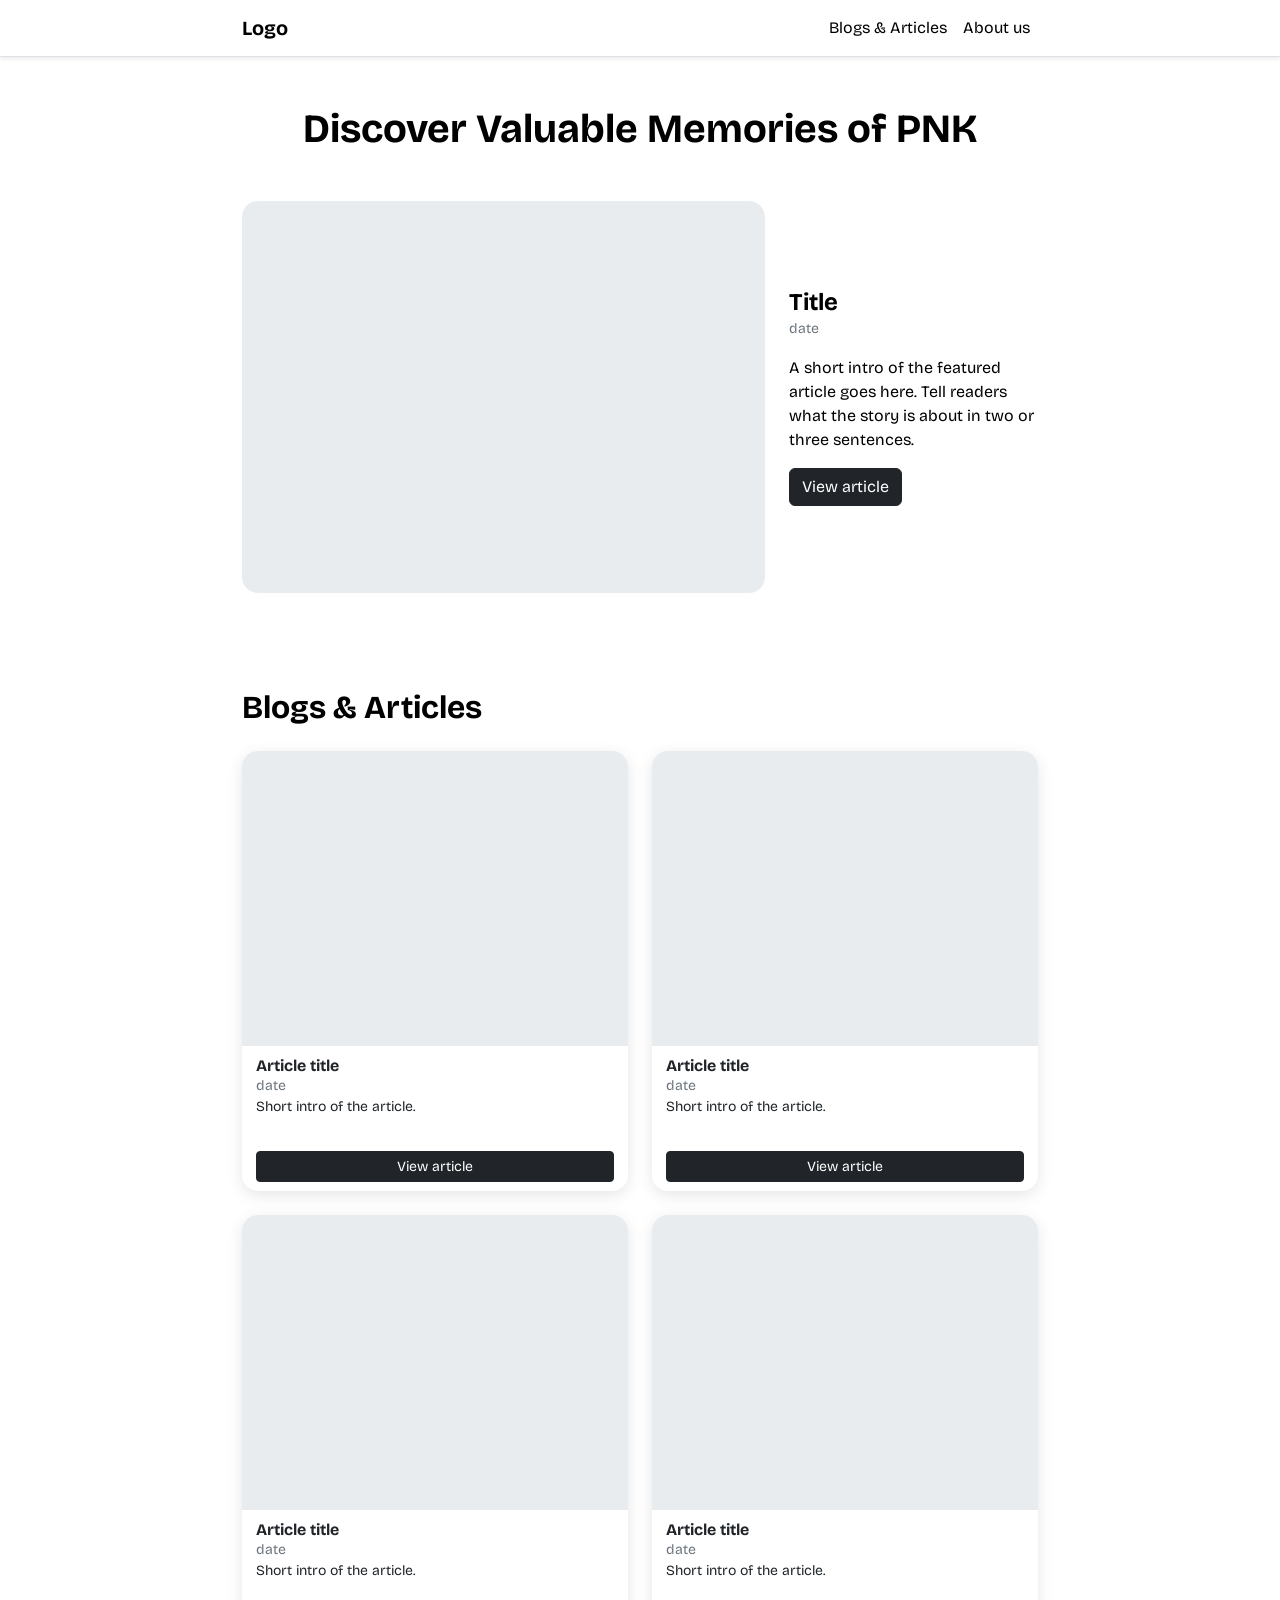
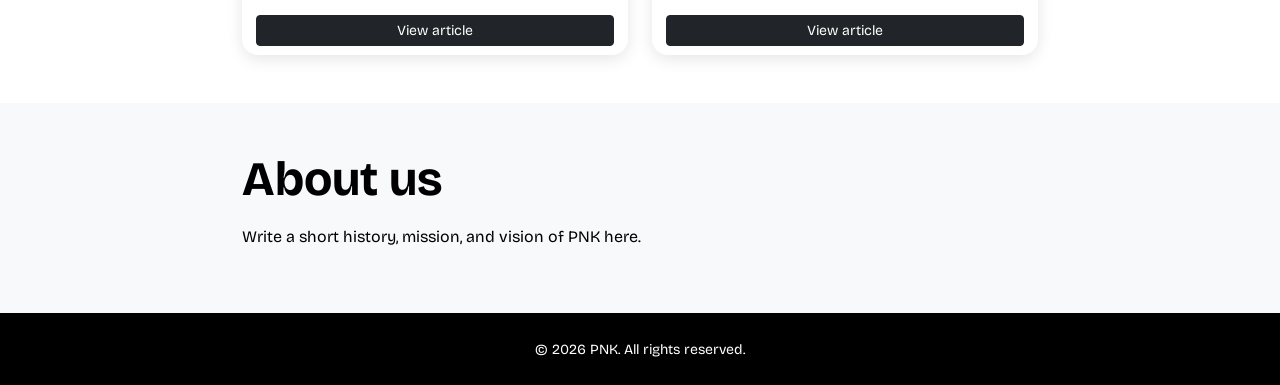
<file: index.html>
<!doctype html>
<html lang="en">
<head>
	<meta charset="utf-8" />
	<meta name="viewport" content="width=device-width, initial-scale=1" />
	<title>PNK | BLL - Blogs & Article | by Poonin</title>
	<link href="https://cdn.jsdelivr.net/npm/bootstrap@5.3.8/dist/css/bootstrap.min.css" rel="stylesheet" integrity="sha384-sRIl4kxILFvY47J16cr9ZwB07vP4J8+LH7qKQnuqkuIAvNWLzeN8tE5YBujZqJLB" crossorigin="anonymous"/>
	<link rel="stylesheet" href="style.css" />
	<link href="https://fonts.googleapis.com/css2?family=Bricolage+Grotesque:opsz,wght@12..96,200..800&display=swap" rel="stylesheet"/>
	<link rel="preconnect" href="https://fonts.googleapis.com" />
	<link rel="preconnect" href="https://fonts.gstatic.com" crossorigin />
</head>

<body>

	<!-- navbar section -->
	<nav class="navbar navbar-expand-sm bg-white border-bottom sticky-top shadow-sm">
		<div class="container narrow">
			<a class="navbar-brand fw-bold" href="#">Logo</a>
			<button class="navbar-toggler" type="button" data-bs-toggle="collapse" data-bs-target="#menu">
				<span class="navbar-toggler-icon"></span>
			</button>
			<div class="collapse navbar-collapse" id="menu">
				<ul class="navbar-nav ms-auto">
					<li class="nav-item">
						<a class="nav-link" href="#articles">Blogs &amp; Articles</a>
					</li>
					<li class="nav-item">
						<a class="nav-link" href="#about">About us</a>
					</li>
				</ul>
			</div>
		</div>
	</nav>

	<!-- hero section -->
	<header class="container narrow py-5">
		<h1 class="text-center fw-bold mb-5">Discover Valuable Memories of PNK</h1>
		<div class="row align-items-center g-4">
			<div class="col-12 col-md-8">
				<div class="featured-img"></div>
			</div>
			<div class="col-12 col-md-4">
				<h2 class="h4 fw-bold mb-0">Title</h2>
				<small class="text-secondary">date</small>
				<p class="mt-3">A short intro of the featured article goes here. Tell readers what the story is about in two or three sentences.</p>	
				<a href="#" class="btn btn-dark">View article</a>
			</div>
		</div>
	</header>

	<!-- articles section -->
	<main class="container narrow py-5" id="articles">
		<h2 class="fw-bold mb-4">Blogs &amp; Articles</h2>
		<div class="row g-3 g-md-4">
			<div class="col-6">
				<div class="card article-card">
				<div class="card-img-top article-img"></div>
				<div class="card-body article-details">
					<h3 class="h6 fw-bold mb-0">Article title</h3>	
					<small class="text-secondary">date</small>
					<p class="small mb-1 d-none d-md-block text-truncate">Short intro of the article.</p>
					<a href="#" class="btn btn-dark btn-sm mt-auto">View article</a>
				</div>
				</div>
			</div>

			<div class="col-6">
				<div class="card article-card">
				<div class="card-img-top article-img"></div>
				<div class="card-body article-details">
					<h3 class="h6 fw-bold mb-0">Article title</h3>	
					<small class="text-secondary">date</small>
					<p class="small mb-1 d-none d-md-block text-truncate">Short intro of the article.</p>
					<a href="#" class="btn btn-dark btn-sm mt-auto">View article</a>
				</div>
				</div>
			</div>

			<div class="col-6">
				<div class="card article-card">
				<div class="card-img-top article-img"></div>
				<div class="card-body article-details">
					<h3 class="h6 fw-bold mb-0">Article title</h3>	
					<small class="text-secondary">date</small>
					<p class="small mb-1 d-none d-md-block text-truncate">Short intro of the article.</p>
					<a href="#" class="btn btn-dark btn-sm mt-auto">View article</a>
				</div>
				</div>
			</div>

			<div class="col-6">
				<div class="card article-card">
				<div class="card-img-top article-img"></div>
					<div class="card-body article-details">
						<h3 class="h6 fw-bold mb-0">Article title</h3>
						<small class="text-secondary">date</small>
						<p class="small mb-1 d-none d-md-block text-truncate">Short intro of the article.</p>
						<a href="#" class="btn btn-dark btn-sm mt-auto">View article</a>
					</div>
				</div>
			</div>
		</div>
	</main>

	<!-- about us section -->
	<section class="bg-light py-5" id="about">
		<div class="container narrow">
			<h2 class="display-5 fw-bold">About us</h2>
			<p class="mt-3">Write a short history, mission, and vision of PNK here.</p>
		</div>
	</section>

	<!-- footer section -->
	<footer class="bg-black text-white text-center py-4">
		<small>&copy; 2026 PNK. All rights reserved.</small>
	</footer>

	<script
		src="https://cdn.jsdelivr.net/npm/bootstrap@5.3.8/dist/js/bootstrap.bundle.min.js"
		integrity="sha384-FKyoEForCGlyvwx9Hj09JcYn3nv7wiPVlz7YYwJrWVcXK/BmnVDxM+D2scQbITxI"
		crossorigin="anonymous">
	</script>
</body>
</html>
</file>
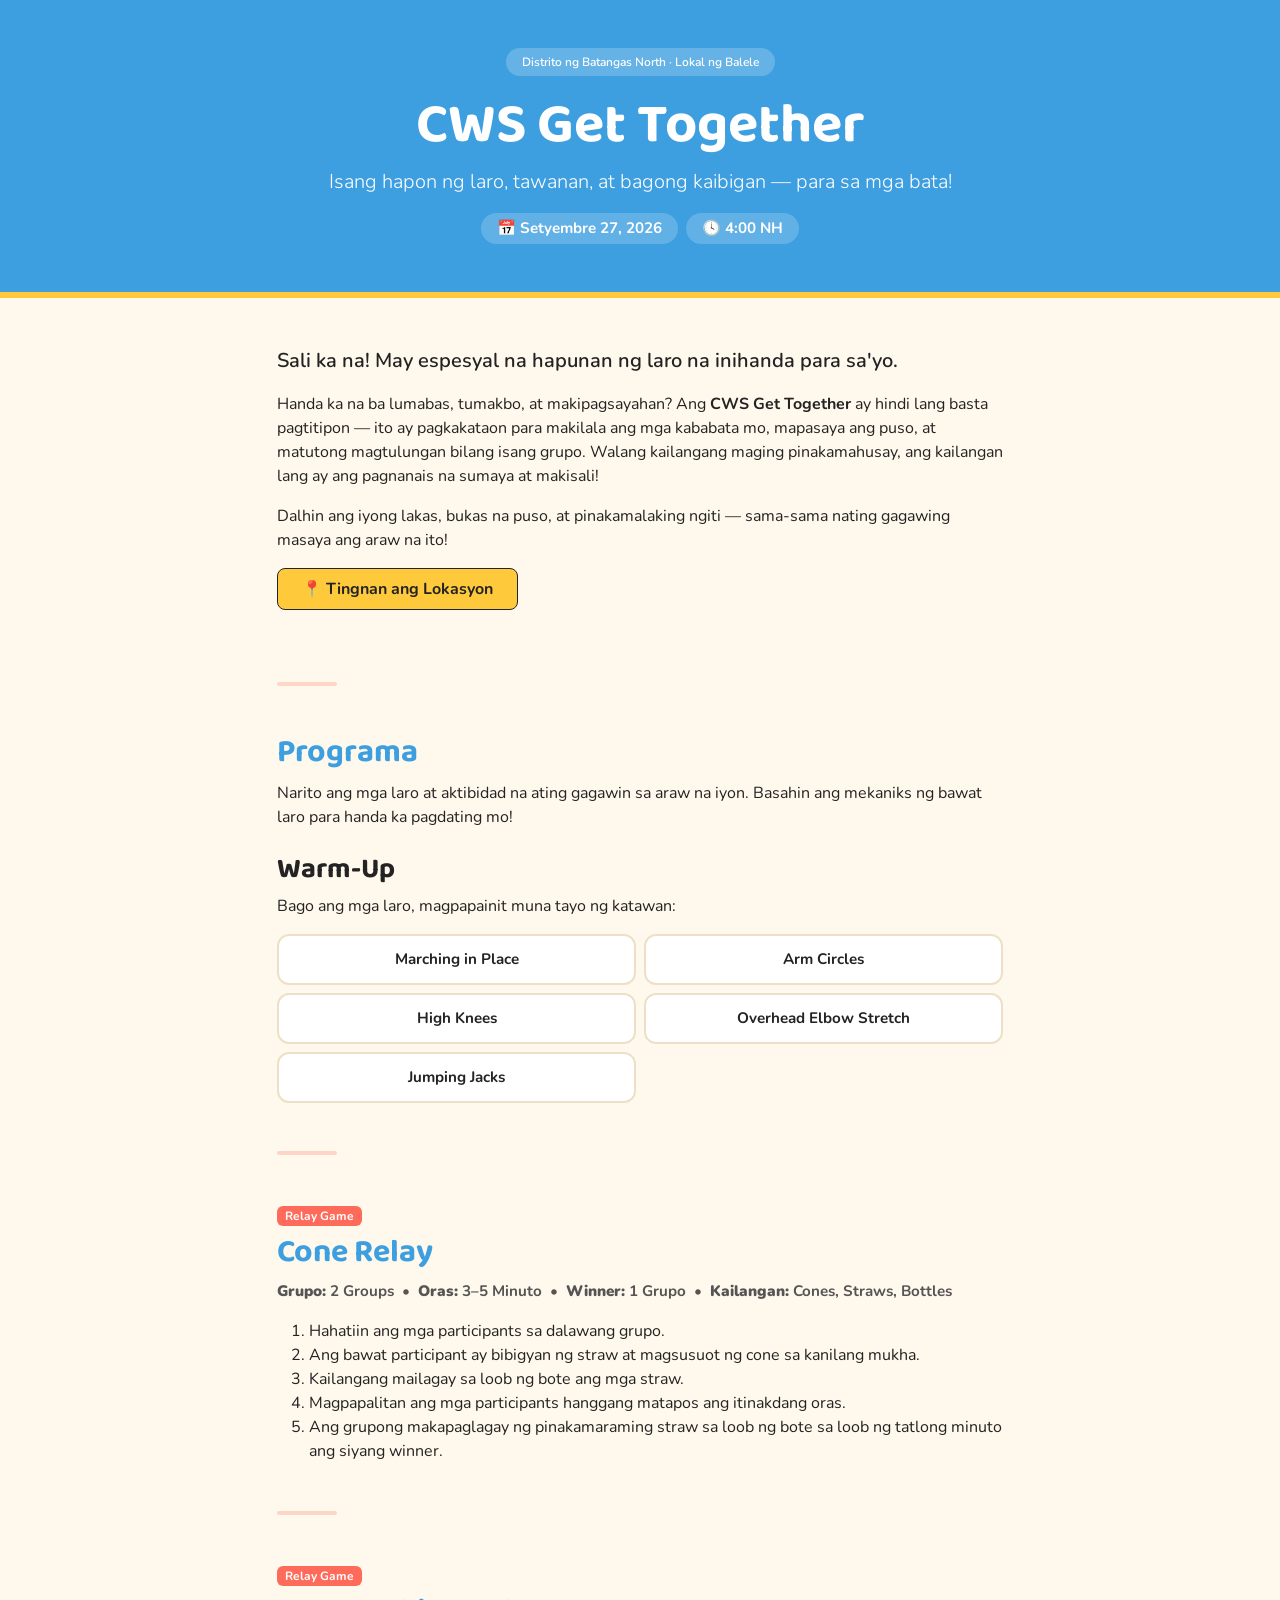
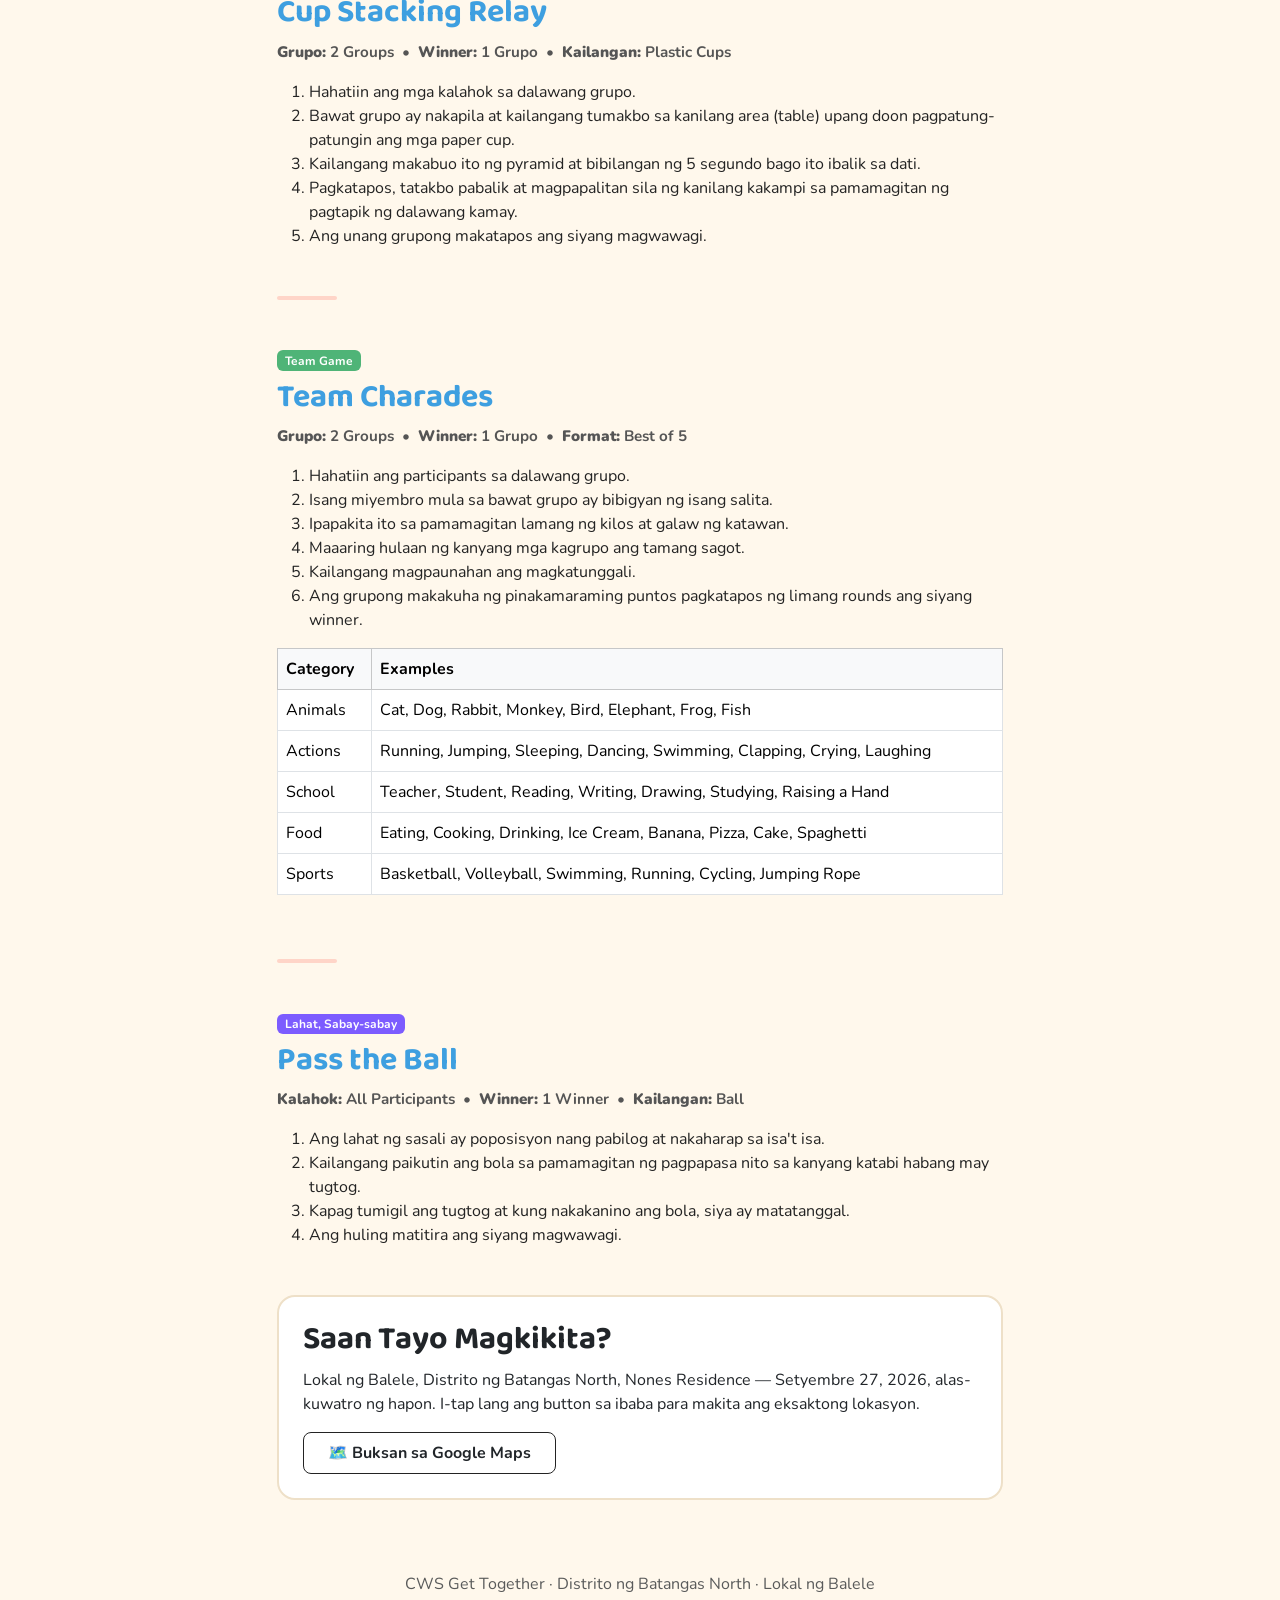
<file: activities/MMU0926/index.html>
<!DOCTYPE html>
<html lang="fil">
<head>
  <meta charset="UTF-8">
  <meta name="viewport" content="width=device-width, initial-scale=1.0">
  <title>CWS Get Together</title>

  <link href="https://cdn.jsdelivr.net/npm/bootstrap@5.3.3/dist/css/bootstrap.min.css" rel="stylesheet">
  <link href="https://fonts.googleapis.com/css2?family=Baloo+2:wght@500;600;700;800&family=Nunito:wght@400;600;700&display=swap" rel="stylesheet">
  <link href="style.css" rel="stylesheet">
</head>
<body>

  <!-- Hero Section -->
  <header class="hero text-center text-white py-5">
    <div class="container">
      <span class="badge rounded-pill hero-badge mb-3">Distrito ng Batangas North · Lokal ng Balele</span>
      <h1 class="display-4 fw-bold">CWS Get Together</h1>
      <p class="lead">Isang hapon ng laro, tawanan, at bagong kaibigan — para sa mga bata!</p>

      <div class="d-flex justify-content-center gap-2 flex-wrap mt-3">
        <span class="badge rounded-pill hero-pill">📅 Setyembre 27, 2026</span>
        <span class="badge rounded-pill hero-pill">🕓 4:00 NH</span>
      </div>
    </div>
  </header>

  <!-- Main Content -->
  <main class="container py-5" style="max-width: 750px;">

    <p class="fs-5 fw-semibold">Sali ka na! May espesyal na hapunan ng laro na inihanda para sa'yo.</p>
    <p>Handa ka na ba lumabas, tumakbo, at makipagsayahan? Ang <strong>CWS Get Together</strong> ay hindi lang basta pagtitipon — ito ay pagkakataon para makilala ang mga kababata mo, mapasaya ang puso, at matutong magtulungan bilang isang grupo. Walang kailangang maging pinakamahusay, ang kailangan lang ay ang pagnanais na sumaya at makisali!</p>
    <p>Dalhin ang iyong lakas, bukas na puso, at pinakamalaking ngiti — sama-sama nating gagawing masaya ang araw na ito!</p>

    <a href="https://maps.app.goo.gl/6J79GUPbX3vsh96i8" target="_blank" class="btn btn-warning fw-bold rounded-3 px-4 py-2 mb-4">
      📍 Tingnan ang Lokasyon
    </a>

    <hr class="my-5 section-divider">

    <!-- Program Section -->
    <h2 class="fw-bold section-title">Programa</h2>
    <p>Narito ang mga laro at aktibidad na ating gagawin sa araw na iyon. Basahin ang mekaniks ng bawat laro para handa ka pagdating mo!</p>

    <!-- Warm-Up Section -->
    <h3 class="fw-bold mt-4">Warm-Up</h3>
    <p>Bago ang mga laro, magpapainit muna tayo ng katawan:</p>
    <div class="row g-2 mb-4">
      <div class="col-6"><div class="warmup-box">Marching in Place</div></div>
      <div class="col-6"><div class="warmup-box">Arm Circles</div></div>
      <div class="col-6"><div class="warmup-box">High Knees</div></div>
      <div class="col-6"><div class="warmup-box">Overhead Elbow Stretch</div></div>
      <div class="col-6"><div class="warmup-box">Jumping Jacks</div></div>
    </div>

    <hr class="my-5 section-divider">

    <!-- Cone Relay Section -->
    <span class="badge tag-relay mb-2">Relay Game</span>
    <h2 class="fw-bold section-title">Cone Relay</h2>
    <p class="game-meta">
      <b>Grupo:</b> 2 Groups &nbsp;•&nbsp;
      <b>Oras:</b> 3–5 Minuto &nbsp;•&nbsp;
      <b>Winner:</b> 1 Grupo &nbsp;•&nbsp;
      <b>Kailangan:</b> Cones, Straws, Bottles
    </p>
    <ol>
      <li>Hahatiin ang mga participants sa dalawang grupo.</li>
      <li>Ang bawat participant ay bibigyan ng straw at magsusuot ng cone sa kanilang mukha.</li>
      <li>Kailangang mailagay sa loob ng bote ang mga straw.</li>
      <li>Magpapalitan ang mga participants hanggang matapos ang itinakdang oras.</li>
      <li>Ang grupong makapaglagay ng pinakamaraming straw sa loob ng bote sa loob ng tatlong minuto ang siyang winner.</li>
    </ol>

    <hr class="my-5 section-divider">

    <!-- Cup Stacking Relay Section -->
    <span class="badge tag-relay mb-2">Relay Game</span>
    <h2 class="fw-bold section-title">Cup Stacking Relay</h2>
    <p class="game-meta">
      <b>Grupo:</b> 2 Groups &nbsp;•&nbsp;
      <b>Winner:</b> 1 Grupo &nbsp;•&nbsp;
      <b>Kailangan:</b> Plastic Cups
    </p>
    <ol>
      <li>Hahatiin ang mga kalahok sa dalawang grupo.</li>
      <li>Bawat grupo ay nakapila at kailangang tumakbo sa kanilang area (table) upang doon pagpatung-patungin ang mga paper cup.</li>
      <li>Kailangang makabuo ito ng pyramid at bibilangan ng 5 segundo bago ito ibalik sa dati.</li>
      <li>Pagkatapos, tatakbo pabalik at magpapalitan sila ng kanilang kakampi sa pamamagitan ng pagtapik ng dalawang kamay.</li>
      <li>Ang unang grupong makatapos ang siyang magwawagi.</li>
    </ol>

    <hr class="my-5 section-divider">

    <!-- Team Charades Section -->
    <span class="badge tag-team mb-2">Team Game</span>
    <h2 class="fw-bold section-title">Team Charades</h2>
    <p class="game-meta">
      <b>Grupo:</b> 2 Groups &nbsp;•&nbsp;
      <b>Winner:</b> 1 Grupo &nbsp;•&nbsp;
      <b>Format:</b> Best of 5
    </p>
    <ol>
      <li>Hahatiin ang participants sa dalawang grupo.</li>
      <li>Isang miyembro mula sa bawat grupo ay bibigyan ng isang salita.</li>
      <li>Ipapakita ito sa pamamagitan lamang ng kilos at galaw ng katawan.</li>
      <li>Maaaring hulaan ng kanyang mga kagrupo ang tamang sagot.</li>
      <li>Kailangang magpaunahan ang magkatunggali.</li>
      <li>Ang grupong makakuha ng pinakamaraming puntos pagkatapos ng limang rounds ang siyang winner.</li>
    </ol>

    <div class="table-responsive">
      <table class="table table-bordered align-middle">
        <thead class="table-light">
          <tr><th>Category</th><th>Examples</th></tr>
        </thead>
        <tbody>
          <tr><td>Animals</td><td>Cat, Dog, Rabbit, Monkey, Bird, Elephant, Frog, Fish</td></tr>
          <tr><td>Actions</td><td>Running, Jumping, Sleeping, Dancing, Swimming, Clapping, Crying, Laughing</td></tr>
          <tr><td>School</td><td>Teacher, Student, Reading, Writing, Drawing, Studying, Raising a Hand</td></tr>
          <tr><td>Food</td><td>Eating, Cooking, Drinking, Ice Cream, Banana, Pizza, Cake, Spaghetti</td></tr>
          <tr><td>Sports</td><td>Basketball, Volleyball, Swimming, Running, Cycling, Jumping Rope</td></tr>
        </tbody>
      </table>
    </div>

    <hr class="my-5 section-divider">

    <!-- Pass the Ball Section -->
    <span class="badge tag-all mb-2">Lahat, Sabay-sabay</span>
    <h2 class="fw-bold section-title">Pass the Ball</h2>
    <p class="game-meta">
      <b>Kalahok:</b> All Participants &nbsp;•&nbsp;
      <b>Winner:</b> 1 Winner &nbsp;•&nbsp;
      <b>Kailangan:</b> Ball
    </p>
    <ol>
      <li>Ang lahat ng sasali ay poposisyon nang pabilog at nakaharap sa isa't isa.</li>
      <li>Kailangang paikutin ang bola sa pamamagitan ng pagpapasa nito sa kanyang katabi habang may tugtog.</li>
      <li>Kapag tumigil ang tugtog at kung nakakanino ang bola, siya ay matatanggal.</li>
      <li>Ang huling matitira ang siyang magwawagi.</li>
    </ol>

    <!-- Location Section -->
    <div class="card location-card mt-5">
      <div class="card-body p-4">
        <h2 class="fw-bold">Saan Tayo Magkikita?</h2>
        <p>Lokal ng Balele, Distrito ng Batangas North, Nones Residence — Setyembre 27, 2026, alas-kuwatro ng hapon. I-tap lang ang button sa ibaba para makita ang eksaktong lokasyon.</p>
        <a href="https://maps.app.goo.gl/6J79GUPbX3vsh96i8" target="_blank" class="btn btn-outline-dark fw-bold rounded-3 px-4 py-2">
          🗺️ Buksan sa Google Maps
        </a>
      </div>
    </div>

  </main>

  <!-- Footer Section -->
  <footer class="text-center text-muted py-4">
    CWS Get Together · Distrito ng Batangas North · Lokal ng Balele
  </footer>

  <!-- Bootstrap JS -->
  <script src="https://cdn.jsdelivr.net/npm/bootstrap@5.3.3/dist/js/bootstrap.bundle.min.js"></script>

</body>
</html>
</file>
<file: style.css>
body {
  font-family: "Bricolage Grotesque", sans-serif;
  color: #000;
}

.narrow {
  max-width: 820px;
}

.navbar .nav-link,
.navbar-brand {
  color: #000;
}

.featured-img {
  aspect-ratio: 4 / 3;
  background-color: #e9ecef;
  border-radius: 16px;
}

.article-card {
  height: 340px;
  border: 0;
  border-radius: 16px;
  overflow: hidden;
  box-shadow: 0 4px 16px rgba(0, 0, 0, 0.1);
}
.article-img {
  flex: 7;
  background-color: #e9ecef;
}
.article-details {
  flex: 3;
  display: flex;
  flex-direction: column;
  padding: 0.6rem 0.9rem;
}

@media (min-width: 768px) {
  .article-card { height: 440px; }
}
@media (max-width: 575px) {
  .article-card { height: 280px; }
}
</file>
<file: activities/MMU0926/style.css>
/* Base */
body {
  font-family: 'Nunito', sans-serif;
  background-color: #FFF8EC;
  color: #232323;
}

h1, h2, h3 {
  font-family: 'Baloo 2', sans-serif;
}

/* Hero Section */
.hero {
  background-color: #3E9FE0;
  border-bottom: 6px solid #FFC93C;
}

.hero-badge {
  background-color: rgba(255, 255, 255, 0.2);
  color: #fff;
  font-weight: 600;
  padding: 8px 16px;
}

.hero-pill {
  background-color: rgba(255, 255, 255, 0.18);
  color: #fff;
  font-weight: 700;
  padding: 8px 16px;
  font-size: 0.95rem;
}

/* Section Titles */
.section-title {
  color: #3E9FE0;
}

.section-divider {
  border: none;
  height: 4px;
  width: 60px;
  background-color: #FF6B5B;
  border-radius: 4px;
  margin-left: 0;
}

/* Warm-Up Section */
.warmup-box {
  background-color: #ffffff;
  border: 2px solid #eee0c8;
  border-radius: 12px;
  padding: 12px 14px;
  font-weight: 700;
  font-size: 0.95rem;
  text-align: center;
}

/* Game Meta Info */
.game-meta {
  font-weight: 700;
  color: #555;
  font-size: 0.95rem;
  margin-bottom: 1rem;
}

/* Game Tags */
.tag-relay {
  background-color: #FF6B5B;
  color: #fff;
}

.tag-team {
  background-color: #4FB477;
  color: #fff;
}

.tag-all {
  background-color: #7C5CFF;
  color: #fff;
}

/* Location Section */
.location-card {
  background-color: #ffffff;
  border: 2px solid #eee0c8;
  border-radius: 18px;
}

/* Buttons */
.btn-warning {
  background-color: #FFC93C;
  border-color: #232323;
  color: #232323;
}

.btn-warning:hover {
  background-color: #ffbe17;
  color: #232323;
}

.btn-outline-dark {
  border-color: #232323;
}
</file>
